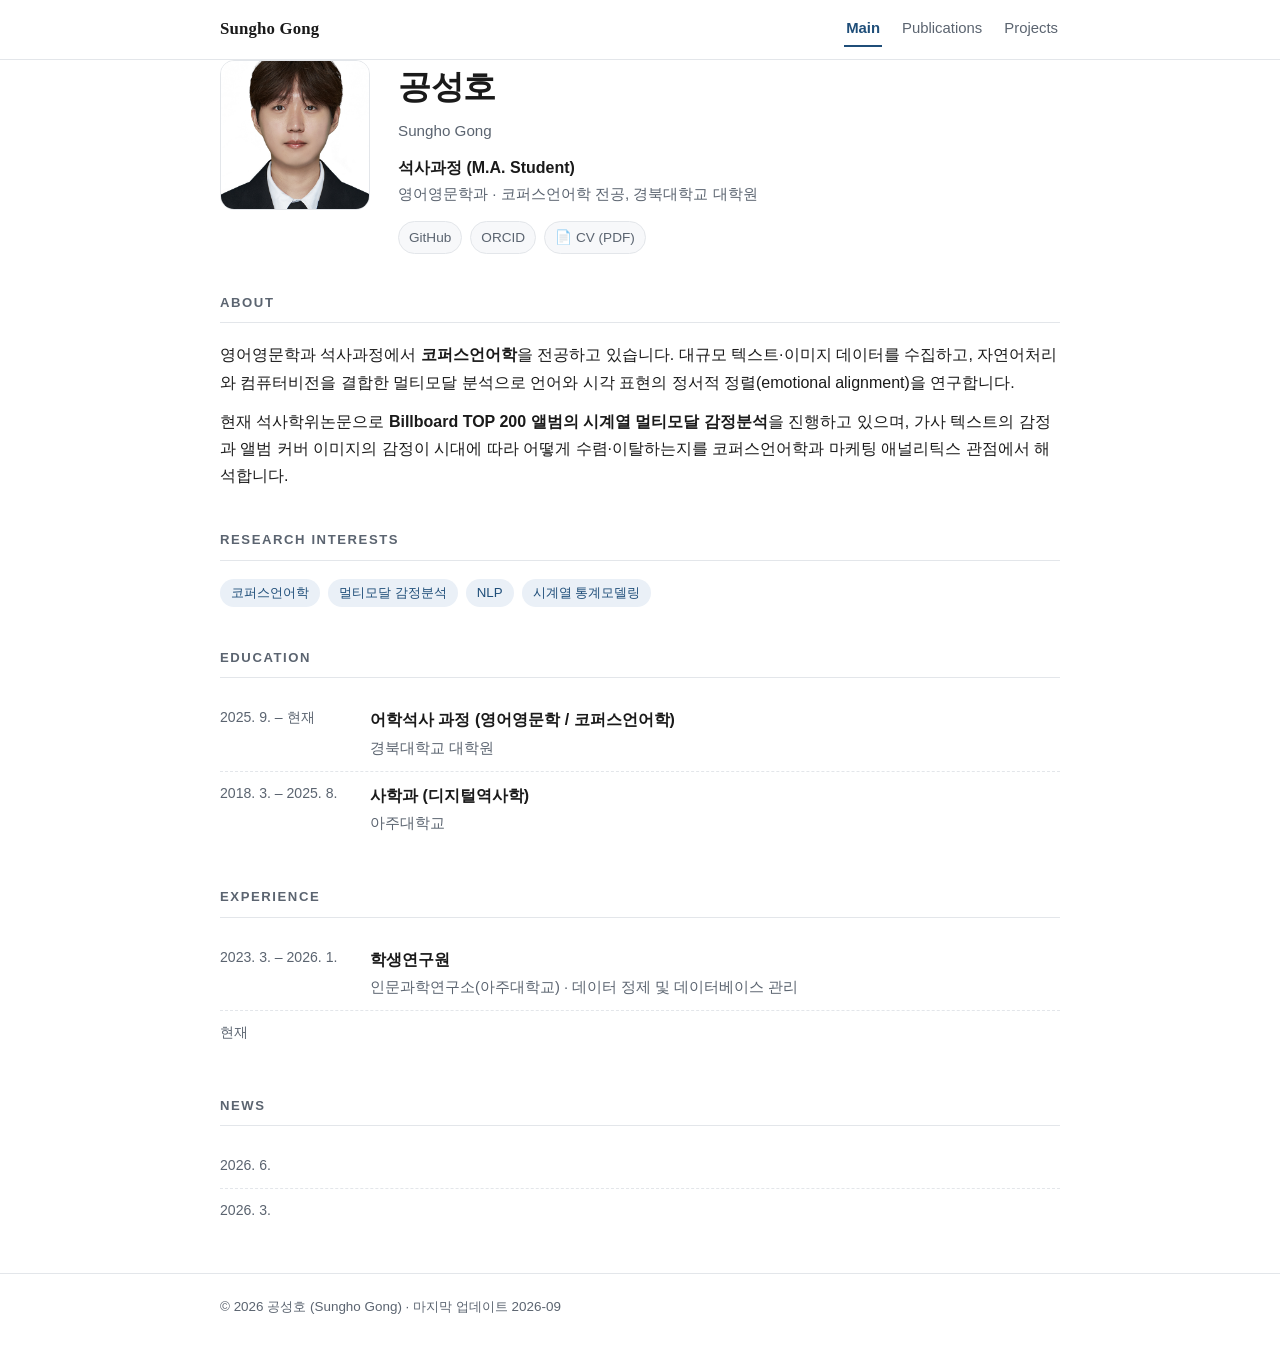
<file: index.html>
<!DOCTYPE html>
<html lang="ko">
<head>
<meta charset="utf-8">
<meta name="viewport" content="width=device-width, initial-scale=1">
<title>{name} · Curriculum Vitae</title>
<meta name="description" content="개인 CV 홈페이지 — 소개, 출판물, 진행중인 프로젝트">
<link rel="stylesheet" href="assets/css/style.css">
</head>
<body data-page="home">

<header class="site-header">
  <nav class="nav">
    <a class="brand" href="index.html" data-brand>CV</a>
    <a class="navlink" data-nav="home" href="index.html">Main</a>
    <a class="navlink" data-nav="publications" href="publications.html">Publications</a>
    <a class="navlink" data-nav="projects" href="projects.html">Projects</a>
  </nav>
</header>

<main class="wrap">

  <div class="profile" id="profile"></div>

  <section class="block">
    <h2>About</h2>
    <div class="intro" id="intro"></div>
  </section>

  <section class="block">
    <h2>Research Interests</h2>
    <div class="tags" id="interests"></div>
  </section>

  <section class="block">
    <h2>Education</h2>
    <ul class="timeline" id="education"></ul>
  </section>

  <section class="block">
    <h2>Experience</h2>
    <ul class="timeline" id="experience"></ul>
  </section>

  <section class="block">
    <h2>News</h2>
    <ul class="timeline" id="news"></ul>
  </section>

</main>

<footer class="site-footer">
  <div class="wrap" id="footer-text"></div>
</footer>

<script src="data/profile.js"></script>
<script src="data/publications.js"></script>
<script src="data/projects.js"></script>
<script src="assets/js/app.js"></script>
</body>
</html>
</file>
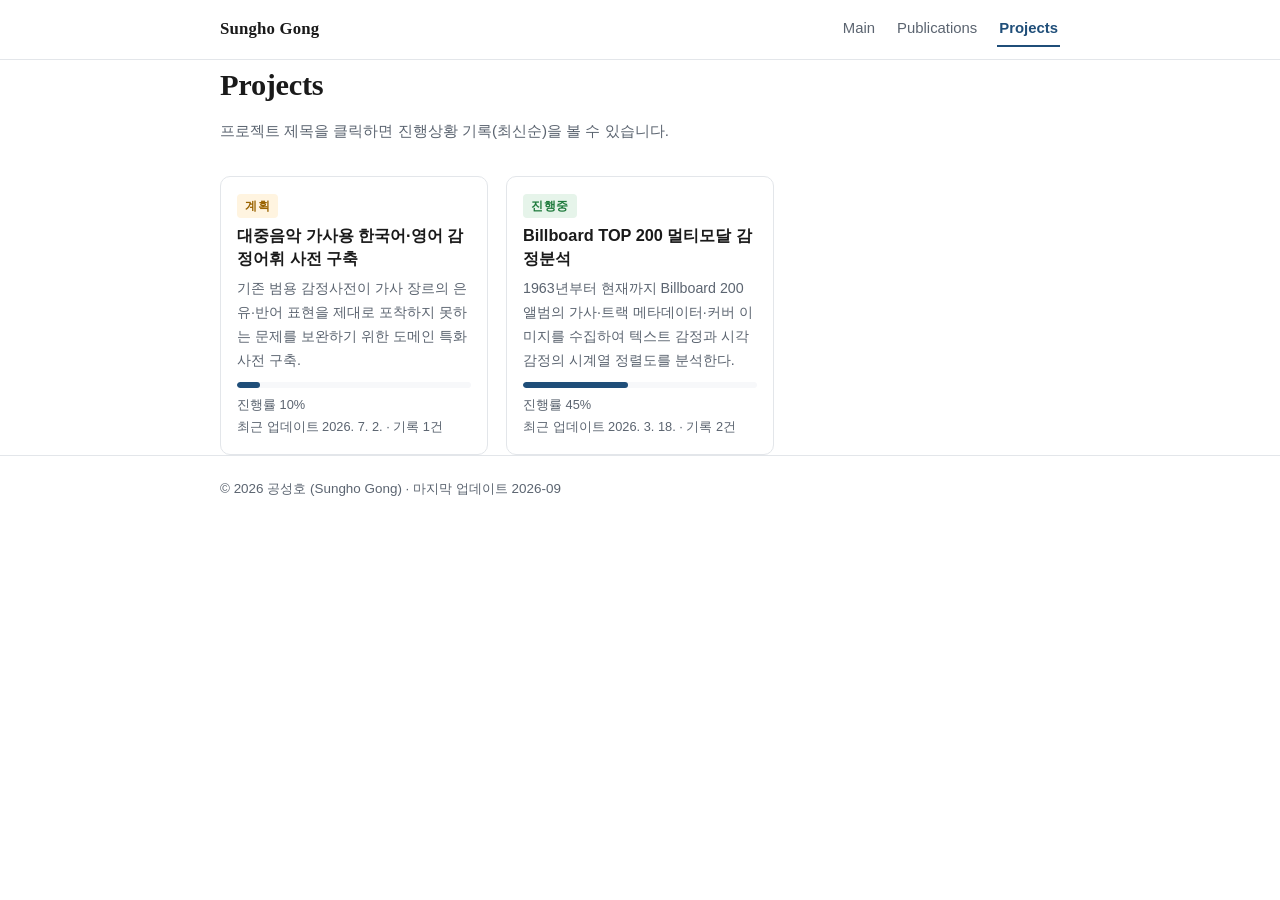
<file: projects.html>
<!DOCTYPE html>
<html lang="ko">
<head>
<meta charset="utf-8">
<meta name="viewport" content="width=device-width, initial-scale=1">
<title>Projects · {name}</title>
<link rel="stylesheet" href="assets/css/style.css">
</head>
<body data-page="projects">

<header class="site-header">
  <nav class="nav">
    <a class="brand" href="index.html" data-brand>CV</a>
    <a class="navlink" data-nav="home" href="index.html">Main</a>
    <a class="navlink" data-nav="publications" href="publications.html">Publications</a>
    <a class="navlink" data-nav="projects" href="projects.html">Projects</a>
  </nav>
</header>

<main class="wrap">
  <h1 class="page-title">Projects</h1>
  <p class="page-desc">프로젝트 제목을 클릭하면 진행상황 기록(최신순)을 볼 수 있습니다.</p>
  <div class="proj-grid" id="proj-grid"></div>
</main>

<footer class="site-footer">
  <div class="wrap" id="footer-text"></div>
</footer>

<script src="data/profile.js"></script>
<script src="data/projects.js"></script>
<script src="assets/js/app.js"></script>
</body>
</html>
</file>
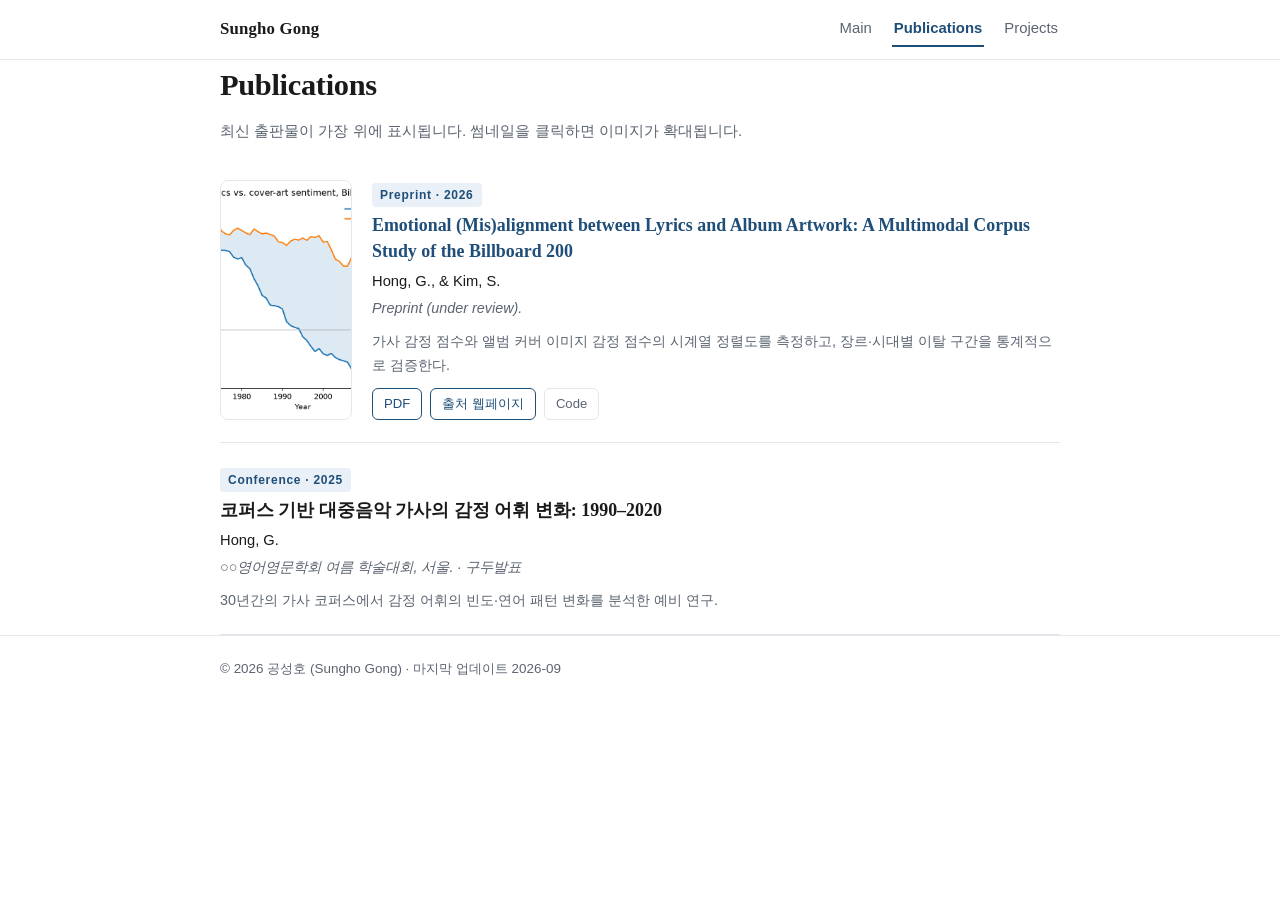
<file: publications.html>
<!DOCTYPE html>
<html lang="ko">
<head>
<meta charset="utf-8">
<meta name="viewport" content="width=device-width, initial-scale=1">
<title>Publications · {name}</title>
<link rel="stylesheet" href="assets/css/style.css">
</head>
<body data-page="publications">

<header class="site-header">
  <nav class="nav">
    <a class="brand" href="index.html" data-brand>CV</a>
    <a class="navlink" data-nav="home" href="index.html">Main</a>
    <a class="navlink" data-nav="publications" href="publications.html">Publications</a>
    <a class="navlink" data-nav="projects" href="projects.html">Projects</a>
  </nav>
</header>

<main class="wrap">
  <h1 class="page-title">Publications</h1>
  <p class="page-desc">최신 출판물이 가장 위에 표시됩니다. 썸네일을 클릭하면 이미지가 확대됩니다.</p>
  <ul class="pub-list" id="pub-list"></ul>
</main>

<footer class="site-footer">
  <div class="wrap" id="footer-text"></div>
</footer>

<script src="data/profile.js"></script>
<script src="data/publications.js"></script>
<script src="assets/js/app.js"></script>
</body>
</html>
</file>
<file: assets/css/style.css>
/* ==========================================================================
   Personal CV site — stylesheet
   색상/폰트만 바꾸고 싶으면 아래 :root 변수만 수정하세요.
   ========================================================================== */

:root {
  --accent: #1f4e79;          /* 강조색 (링크, 배지, 밑줄) */
  --accent-soft: #eaf0f7;     /* 강조색 배경 */
  --text: #1a1a1a;
  --text-dim: #5b6470;
  --line: #e3e6ea;
  --bg: #ffffff;
  --bg-soft: #f7f8fa;
  --radius: 10px;
  --maxw: 880px;
  --font-sans: -apple-system, BlinkMacSystemFont, "Apple SD Gothic Neo",
    "Segoe UI", "Malgun Gothic", "Noto Sans KR", sans-serif;
  --font-serif: "Iowan Old Style", "Apple Garamond", Georgia,
    "Nanum Myeongjo", serif;
}

* { box-sizing: border-box; }

html { scroll-behavior: smooth; }

body {
  margin: 0;
  font-family: var(--font-sans);
  font-size: 16px;
  line-height: 1.7;
  color: var(--text);
  background: var(--bg);
  -webkit-font-smoothing: antialiased;
}

a { color: var(--accent); text-decoration: none; }
a:hover { text-decoration: underline; }

img { max-width: 100%; }

.wrap { max-width: var(--maxw); margin: 0 auto; padding: 0 20px; }

/* ---------- 상단 네비게이션 ---------- */
.site-header {
  position: sticky;
  top: 0;
  z-index: 20;
  background: rgba(255, 255, 255, 0.92);
  backdrop-filter: saturate(180%) blur(8px);
  border-bottom: 1px solid var(--line);
}
.nav {
  max-width: var(--maxw);
  margin: 0 auto;
  padding: 12px 20px;
  display: flex;
  align-items: center;
  gap: 18px;
}
.nav .brand {
  font-family: var(--font-serif);
  font-size: 1.05rem;
  font-weight: 600;
  color: var(--text);
  margin-right: auto;
  letter-spacing: 0.01em;
}
.nav a.navlink {
  color: var(--text-dim);
  font-size: 0.93rem;
  padding: 4px 2px;
  border-bottom: 2px solid transparent;
}
.nav a.navlink:hover { color: var(--text); text-decoration: none; }
.nav a.navlink.active {
  color: var(--accent);
  border-bottom-color: var(--accent);
  font-weight: 600;
}

/* ---------- 공통 섹션 ---------- */
main { padding: 44px 0 80px; }

h1.page-title {
  font-family: var(--font-serif);
  font-size: 1.9rem;
  margin: 0 0 6px;
  letter-spacing: -0.01em;
}
.page-desc { color: var(--text-dim); margin: 0 0 32px; font-size: 0.95rem; }

section.block { margin-bottom: 40px; }
section.block > h2 {
  font-size: 0.82rem;
  text-transform: uppercase;
  letter-spacing: 0.12em;
  color: var(--text-dim);
  border-bottom: 1px solid var(--line);
  padding-bottom: 8px;
  margin: 0 0 18px;
}

/* ---------- 메인: 프로필 헤더 ---------- */
.profile {
  display: flex;
  gap: 28px;
  align-items: flex-start;
  margin-bottom: 38px;
  flex-wrap: wrap;
}
.profile .photo {
  width: 150px;
  height: 150px;
  flex: 0 0 150px;
  border-radius: 14px;
  object-fit: cover;
  background: var(--accent-soft);
  border: 1px solid var(--line);
}
.profile .photo-fallback {
  display: flex;
  align-items: center;
  justify-content: center;
  font-family: var(--font-serif);
  font-size: 2.6rem;
  color: var(--accent);
}
.profile .who { flex: 1 1 320px; min-width: 260px; }
.profile h1 {
  font-family: var(--font-serif);
  font-size: 2.05rem;
  margin: 0 0 2px;
  letter-spacing: -0.01em;
}
.profile .name-sub { color: var(--text-dim); margin: 0 0 10px; font-size: 0.95rem; }
.profile .position { font-weight: 600; margin: 0; }
.profile .affil { color: var(--text-dim); margin: 0 0 14px; font-size: 0.95rem; }

.contact { display: flex; flex-wrap: wrap; gap: 8px; margin-top: 12px; }
.contact a, .contact span {
  font-size: 0.85rem;
  border: 1px solid var(--line);
  background: var(--bg-soft);
  padding: 4px 10px;
  border-radius: 999px;
  color: var(--text-dim);
}
.contact a:hover { border-color: var(--accent); color: var(--accent); text-decoration: none; }

.intro p { margin: 0 0 12px; }

/* 관심 주제 태그 */
.tags { display: flex; flex-wrap: wrap; gap: 8px; }
.tag {
  font-size: 0.83rem;
  background: var(--accent-soft);
  color: var(--accent);
  padding: 3px 11px;
  border-radius: 999px;
}

/* 타임라인(학력/경력) */
.timeline { list-style: none; padding: 0; margin: 0; }
.timeline li {
  display: flex;
  gap: 18px;
  padding: 10px 0;
  border-bottom: 1px dashed var(--line);
}
.timeline li:last-child { border-bottom: 0; }
.timeline .when {
  flex: 0 0 132px;
  color: var(--text-dim);
  font-size: 0.88rem;
  font-variant-numeric: tabular-nums;
}
.timeline .what strong { display: block; font-weight: 600; }
.timeline .what span { color: var(--text-dim); font-size: 0.92rem; }

/* ---------- 출판물 ---------- */
.pub-list { list-style: none; padding: 0; margin: 0; }
.pub {
  display: flex;
  gap: 20px;
  padding: 22px 0;
  border-bottom: 1px solid var(--line);
}
.pub:first-child { padding-top: 4px; }
.pub .thumb {
  flex: 0 0 132px;
  width: 132px;
  border-radius: 8px;
  border: 1px solid var(--line);
  background: var(--bg-soft);
  aspect-ratio: 4 / 3;
  object-fit: cover;
  cursor: zoom-in;
}
.pub .body { flex: 1 1 auto; min-width: 0; }
.pub .year-badge {
  display: inline-block;
  font-size: 0.75rem;
  font-weight: 700;
  letter-spacing: 0.06em;
  color: var(--accent);
  background: var(--accent-soft);
  padding: 2px 8px;
  border-radius: 4px;
  margin-bottom: 6px;
}
.pub h3 {
  font-family: var(--font-serif);
  font-size: 1.12rem;
  margin: 0 0 4px;
  line-height: 1.45;
}
.pub .authors { font-size: 0.92rem; margin: 0 0 2px; }
.pub .authors .me { font-weight: 700; }
.pub .venue { color: var(--text-dim); font-size: 0.9rem; margin: 0 0 6px; font-style: italic; }
.pub .abstract { font-size: 0.9rem; color: var(--text-dim); margin: 8px 0 0; }
.linkrow { display: flex; flex-wrap: wrap; gap: 8px; margin-top: 10px; }
.btn {
  display: inline-block;
  font-size: 0.82rem;
  padding: 4px 11px;
  border: 1px solid var(--accent);
  color: var(--accent);
  border-radius: 6px;
  background: #fff;
}
.btn:hover { background: var(--accent); color: #fff; text-decoration: none; }
.btn.ghost { border-color: var(--line); color: var(--text-dim); }
.btn.ghost:hover { background: var(--bg-soft); color: var(--text); border-color: var(--text-dim); }

/* ---------- 프로젝트 ---------- */
.proj-grid { display: grid; grid-template-columns: repeat(auto-fill, minmax(260px, 1fr)); gap: 18px; }
.card {
  border: 1px solid var(--line);
  border-radius: var(--radius);
  overflow: hidden;
  background: #fff;
  display: flex;
  flex-direction: column;
  transition: box-shadow 0.15s ease, transform 0.15s ease;
}
.card:hover { box-shadow: 0 6px 22px rgba(20, 40, 70, 0.09); transform: translateY(-2px); }
.card a.card-link { color: inherit; text-decoration: none; display: block; }
.card .cover { width: 100%; aspect-ratio: 16 / 9; object-fit: cover; background: var(--accent-soft); display: block; }
.card .card-body { padding: 14px 16px 16px; }
.card h3 { font-size: 1.02rem; margin: 6px 0 6px; line-height: 1.4; }
.card p.summary { font-size: 0.89rem; color: var(--text-dim); margin: 0 0 10px; }
.card .meta { font-size: 0.8rem; color: var(--text-dim); }

.status {
  display: inline-block;
  font-size: 0.74rem;
  font-weight: 700;
  letter-spacing: 0.05em;
  padding: 2px 8px;
  border-radius: 4px;
  text-transform: uppercase;
}
.status.ongoing { background: #e6f4ea; color: #1e7a3c; }
.status.planned { background: #fff4e0; color: #9a6300; }
.status.done    { background: #ecedf0; color: #55606d; }
.status.paused  { background: #fdeaea; color: #a33a3a; }

.progress { height: 6px; background: var(--bg-soft); border-radius: 99px; overflow: hidden; margin: 10px 0 6px; }
.progress > div { height: 100%; background: var(--accent); border-radius: 99px; }

/* 프로젝트 상세: 진행상황 로그 */
.log { list-style: none; padding: 0; margin: 0; border-left: 2px solid var(--line); }
.log li { position: relative; padding: 0 0 26px 24px; }
.log li::before {
  content: "";
  position: absolute;
  left: -7px; top: 8px;
  width: 12px; height: 12px;
  border-radius: 50%;
  background: #fff;
  border: 2px solid var(--accent);
}
.log li:first-child::before { background: var(--accent); }
.log .log-date { font-size: 0.82rem; color: var(--text-dim); font-variant-numeric: tabular-nums; }
.log h3 { font-size: 1rem; margin: 2px 0 6px; }
.log .log-body { font-size: 0.94rem; }
.log .log-body p { margin: 0 0 8px; }
.log .log-body ul { margin: 0 0 8px; padding-left: 20px; }
.log img.log-img { border: 1px solid var(--line); border-radius: 8px; margin-top: 8px; cursor: zoom-in; }

.backlink { font-size: 0.88rem; color: var(--text-dim); display: inline-block; margin-bottom: 18px; }

.kv { list-style: none; padding: 0; margin: 0 0 24px; font-size: 0.92rem; }
.kv li { display: flex; gap: 12px; padding: 5px 0; border-bottom: 1px dashed var(--line); }
.kv .k { flex: 0 0 110px; color: var(--text-dim); }

.empty {
  border: 1px dashed var(--line);
  border-radius: var(--radius);
  padding: 28px;
  text-align: center;
  color: var(--text-dim);
  font-size: 0.92rem;
  background: var(--bg-soft);
}

/* ---------- 이미지 확대(라이트박스) ---------- */
.lightbox {
  position: fixed;
  inset: 0;
  background: rgba(15, 20, 28, 0.86);
  display: none;
  align-items: center;
  justify-content: center;
  z-index: 100;
  padding: 30px;
  cursor: zoom-out;
}
.lightbox.on { display: flex; }
.lightbox img { max-width: 100%; max-height: 100%; border-radius: 8px; }

/* ---------- 푸터 ---------- */
.site-footer {
  border-top: 1px solid var(--line);
  padding: 22px 0 40px;
  color: var(--text-dim);
  font-size: 0.84rem;
}

/* ---------- 인쇄 ---------- */
@media print {
  .site-header, .site-footer, .linkrow, .progress { display: none; }
  body { font-size: 11pt; }
  .pub, .card { break-inside: avoid; }
}

@media (max-width: 600px) {
  .profile .photo { flex: 0 0 104px; width: 104px; height: 104px; }
  .profile h1 { font-size: 1.6rem; }
  .pub { flex-direction: column; gap: 12px; }
  .pub .thumb { flex: 0 0 auto; width: 100%; max-width: 280px; }
  .timeline li { flex-direction: column; gap: 2px; }
  .timeline .when { flex: none; }
}
</file>
